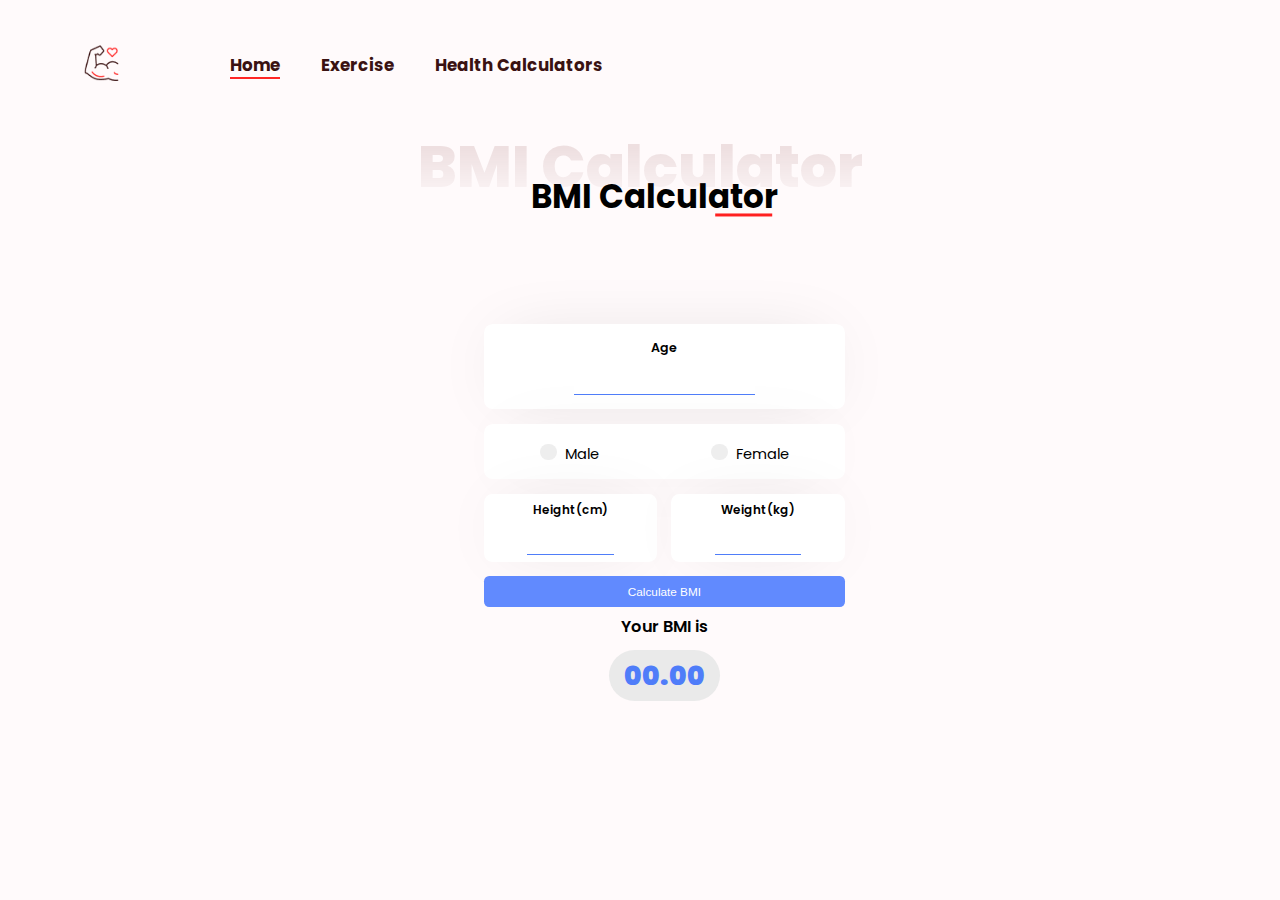
<file: bmi.html>
<!DOCTYPE html>
<html lang="en">
    <!-- By Ali Aslan -->
<head>
    <meta charset="UTF-8">
    <meta http-equiv="X-UA-Compatible" content="IE=edge">
    <meta name="viewport" content="width=device-width, initial-scale=1.0">
    <meta name="keywords" content="Exercise GIFs, Workout GIFs, Fitness GIFs, Fitness information, Easy exercises, Health calculators, BMI calculator, Calorie calculator, BMR calculator,  Exercise database, , Weight loss calculator, Fitness community, Personalized workouts, Online fitness resource, Exercise videos, Home workouts, Body Mass Index calculator, Daily calorie calculator, Basal Metabolic Rate calculator,  Fitness for beginners, Fitness routines for all levels, Exercise at home " />
<meta name="description" content="Movement has the resources and tools to help you get the most out
of your workout routine. Search for exercise move GIFs and see
their effects with our helpful calculators. Save and add your
favorites to keep track of your progress. Get personalized tips for
feeling energized and motivated." />
<meta name="robots" content="index" />
    <title>BMI Calculator</title>
    <link rel="stylesheet" href="css/bmi.css">
    <link rel="stylesheet" href="css/style.css">
</head>
<body>
  <div class="navbar">
    <ul>
      <li><img src="./images/logo.png" alt="logo" class="logo"></li>
      <li style="margin-left: -38px;"><a href="index.html" class="home"><b>Home</b></a></li>
      <li><a href="#search-section" class="home" id="ex"><b>Exercise</b></a></li>
      <li><a href="calculators.html" class="home" id="ex"><b>Health Calculators</b></a></li>
     
    </ul>
  </div>


  <div class="container">
    
    <h1 class="sect1" id="ex-h1">BMI Calculator</h1>
    <h2 class="sect2bmi">BMI Calculator</h2>
  </div>
    <div class="container1">
        <div class="box">
          <!-- <h1 class="bmi-h1">BMI Calculator</h1> -->
          <div class="content">


            <div class="input">
                <label for="height">Age</label>
                <input type="text" class="text-input" id="age" autocomplete="off" required/>
            </div>

            <div class="gender">

                <label class="container">
                    <input type="radio" name="radio" id="m"><p class="text">Male</p>
                    <span class="checkmark"></span>
                  </label>


                <label class="container">
                    <input type="radio" name="radio" id="f" ><p class="text">Female</p>
                      <span class="checkmark"></span>
                    </label>

            </div>

            <div class="containerHW">
            <div class="inputH">
              <label for="height">Height(cm)</label>
              <input type="number" id="height" required>
            </div>

            <div class="inputW">
              <label for="weight">Weight(kg)</label>
              <input type="number" id="weight" required>
            </div>
          </div>

            <button class="calculate" id="submit" onclick="calculate();">Calculate BMI</button>
          </div>
          <div class="result">
            <p>Your BMI is</p>
            <div id="result">00.00</div>
            <p class="comment"></p>
          </div>
        
      

        </div>
      </div>


      
    <!-- The Modal -->
    <div id="myModal" class="modal">
      <!-- Modal content -->
    <div class="modal-content">
      <span class="close">&times;</span>
      <p id="modalText"></p>
    </div></div>



    
<script>
  var age = document.getElementById("age");
var height = document.getElementById("height");
var weight = document.getElementById("weight");
var male = document.getElementById("m");
var female = document.getElementById("f");
var form = document.getElementById("form");
let resultArea = document.querySelector(".comment");

modalContent = document.querySelector(".modal-content");
modalText = document.querySelector("#modalText");
var modal = document.getElementById("myModal");
var span = document.getElementsByClassName("close")[0];


function calculate(){
 
  if(age.value=='' || height.value=='' || weight.value=='' || (male.checked==false && female.checked==false)){
    modal.style.display = "block";
    modalText.innerHTML = `All fields are required!`;

  }else{
    countBmi();
  }

}


function countBmi(){
  var p = [age.value, height.value, weight.value];
  if(male.checked){
    p.push("male");
  }else if(female.checked){
    p.push("female");
  }

  var bmi = Number(p[2])/(Number(p[1])/100*Number(p[1])/100);
      
  var result = '';
  if(bmi<18.5){
    result = 'Underweight';
     }else if(18.5<=bmi&&bmi<=24.9){
    result = 'Healthy';
     }else if(25<=bmi&&bmi<=29.9){
    result = 'Overweight';
     }else if(30<=bmi&&bmi<=34.9){
    result = 'Obese';
     }else if(35<=bmi){
    result = 'Extremely obese';
     }



resultArea.style.display = "block";
document.querySelector(".comment").innerHTML = `You are <span id="comment">${result}</span>`;
document.querySelector("#result").innerHTML = bmi.toFixed(2);

}





// When the user clicks on <span> (x), close the modal
span.onclick = function() {
  modal.style.display = "none";
}

// When the user clicks anywhere outside of the modal, close it
window.onclick = function(event) {
  if (event.target == modal) {
    modal.style.display = "none";
  }
}

</script>
<script src="js/script.js"></script>
</body>
</html>
</file>
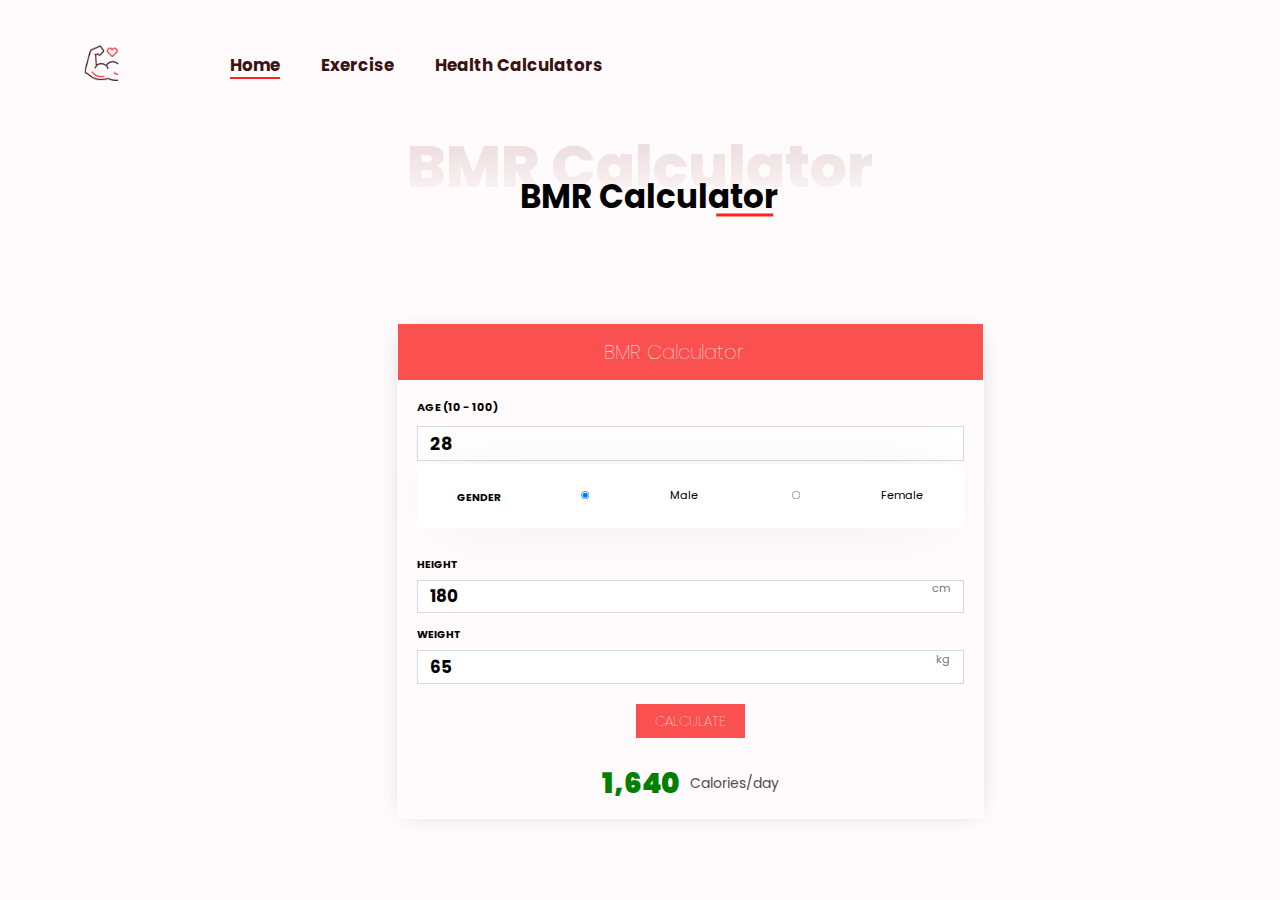
<file: bmr.html>
<!DOCTYPE html>
<html lang="en">
  <head>
    <meta charset="UTF-8" />
    <meta http-equiv="X-UA-Compatible" content="IE=edge" />
    <meta name="viewport" content="width=device-width, initial-scale=1.0" />
    <meta name="keywords" content="Exercise GIFs, Workout GIFs, Fitness GIFs, Fitness information, Easy exercises, Health calculators, BMI calculator, Calorie calculator, BMR calculator,  Exercise database, , Weight loss calculator, Fitness community, Personalized workouts, Online fitness resource, Exercise videos, Home workouts, Body Mass Index calculator, Daily calorie calculator, Basal Metabolic Rate calculator,  Fitness for beginners, Fitness routines for all levels, Exercise at home " />
<meta name="description" content="Movement has the resources and tools to help you get the most out
of your workout routine. Search for exercise move GIFs and see
their effects with our helpful calculators. Save and add your
favorites to keep track of your progress. Get personalized tips for
feeling energized and motivated." />
<meta name="robots" content="index" />
    <title>BMR Calculator</title>
    <link rel="stylesheet" href="css/bmr.css" />
    <link rel="stylesheet" href="css/bmi.css" />
    <link rel="stylesheet" href="css/style.css">
  </head>
  <body>
    <div class="navbar">
      <ul>
        <li><img src="./images/logo.png" alt="logo" class="logo"></li>
        <li style="margin-left: -38px;"><a href="index.html" class="home"><b>Home</b></a></li>
        <li><a href="#search-section" class="home" id="ex"><b>Exercise</b></a></li>
        <li><a href="calculators.html" class="home" id="ex"><b>Health Calculators</b></a></li>
        
      </ul>
    </div>

    
  <div class="container">
    
    <h1 class="sect1" id="ex-h1">BMR Calculator</h1>
    <h2 class="sect2bmi">BMR Calculator</h2>
  </div>
    <div class="bmr-calculator">
      <h2>BMR Calculator</h2>
      <div class="controls">
        <form>
          <h3>Age (10 - 100)</h3>
          <input type="text" id="age" value="28" />

          <div class="gender">
            <h3>Gender</h3>
            <input type="radio" id="male" value="male" name="gender" checked />
            <label for="male">Male</label>
            <input type="radio" id="female" value="female" name="gender" />
            <label for="female">Female</label>
          </div>

          <div class="height">
            <h3>Height</h3>
            <input type="text" id="height" value="180" />
            <div class="unit">cm</div>
          </div>

          <div class="weight">
            <h3>Weight</h3>
            <input type="text" id="weight" value="65" />
            <div class="unit">kg</div>
          </div>
        </form>
      </div>

      <div class="result">
        <button class="calculate-btn">Calculate</button>

        <div class="result-message">
          <span class="calories">1,640</span> Calories/day
        </div>

        <div class="error-message">
          <p>Please enter all the details correctly.</p>
        </div>
      </div>
    </div>

    <script src="js/bmr.js"></script>
    <script src="js/script.js"></script>
  </body>
</html>
</file>
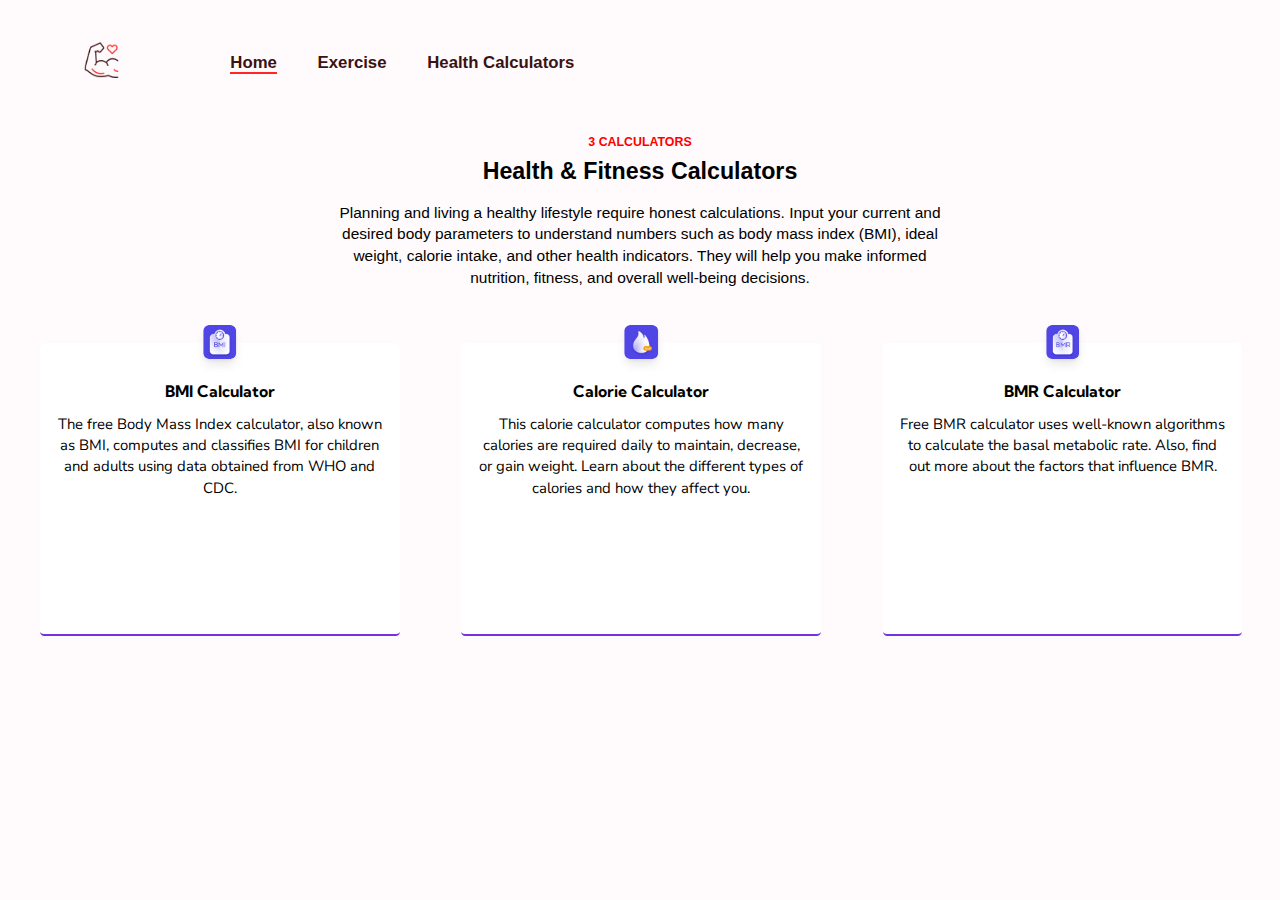
<file: calculators.html>
<!DOCTYPE html>
<html lang="en">

<head>
    <meta charset="UTF-8">
    <meta name="viewport" content="width=device-width, initial-scale=1.0">
    <meta name="keywords"
        content="Exercise GIFs, Workout GIFs, Fitness GIFs, Fitness information, Easy exercises, Health calculators, BMI calculator, Calorie calculator, BMR calculator,  Exercise database, , Weight loss calculator, Fitness community, Personalized workouts, Online fitness resource, Exercise videos, Home workouts, Body Mass Index calculator, Daily calorie calculator, Basal Metabolic Rate calculator,  Fitness for beginners, Fitness routines for all levels, Exercise at home " />
    <meta name="description" content="Movement has the resources and tools to help you get the most out
    of your workout routine. Search for exercise move GIFs and see
    their effects with our helpful calculators. Save and add your
    favorites to keep track of your progress. Get personalized tips for
    feeling energized and motivated." />
    <meta name="robots" content="index" />
    <title>All Calculators</title>
    <!-- <link href="https://unpkg.com/tailwindcss@^1.0/dist/tailwind.min.css" rel="stylesheet"> -->
    <style>

@import url('https://fonts.googleapis.com/css2?family=Pacifico&display=swap');
    @import url('https://fonts.googleapis.com/css2?family=Abril+Fatface&display=swap');
    @import url('https://fonts.googleapis.com/css2?family=Great+Vibes&display=swap');
    @import url('https://fonts.googleapis.com/css2?family=Cardo&display=swap');
    @import url('https://fonts.googleapis.com/css2?family=Architects+Daughter&display=swap');
    @import url('https://fonts.googleapis.com/css2?family=Kumbh+Sans&display=swap');
    @import url('https://fonts.googleapis.com/css2?family=Kumbh+Sans:wght@800&display=swap');
    @import url('https://fonts.googleapis.com/css2?family=Nunito+Sans&display=swap');



        body {
            background-color: #FFFAFB;
            font-family: 'Josefin Sans';
            margin: 0;
            padding: 20px;
        }

        .categories__container {
            margin: 0 auto;
            padding: 1.25rem 1rem;
        }


        .categories__suptitle {
            font-size: 1rem;
            line-height: 1.5rem;
            margin-bottom: 0.5rem;
            font-weight: 600;
            text-transform: uppercase;
            text-align: center;
            color: red;
        }

        .categories__title {
            font-size: 1.875rem;
            line-height: 2.25rem;
            color: #111827;
            font-weight: 800;
            text-align: center;
            margin-bottom: 1.25rem;
        }


        .categories__description {
            font-size: 1.25rem;
            line-height: 1.75rem;
            color: black;
            text-align: center;
            max-width: 813px;
            margin: 0 auto 3rem;
        }

        .categories__grid {
            position: relative;
            left: 1.6%;
            display: flex;
            gap: 5rem;
            width: 97%;
        }




        .categories__title {
            color: black;
        }

        .categories__description {
            color: black;
        }

        .category {
            padding-top: 1.5rem;
            position: relative;
            width: 100%;
            height: 47vh;
            text-decoration: none;
            border-radius: 6px;
            border-bottom: 4px solid #7432dd;
            transform: scale(1, 1);
            transition: 0.2s all ease-in-out;
        }

        .category:hover {
            transform: scale(1.1, 1.1);
        }

        .category__icon {
            box-shadow: 0 10px 15px -3px rgba(0, 0, 0, 0.1), 0 4px 6px -4px rgba(0, 0, 0, 0.1);
            position: absolute;
            width: 48px;
            height: 48px;
            top: 0;
            left: 50%;
            transform: translateX(-50%);
            border-radius: 8px;
        }

        .category__info {
            padding: 3.5rem 1.5rem 2rem;
            border-radius: 8px;
            background: white;
            width: 100%;
            height: 100%;
        }

        .category__title {
            font-size: 1.5rem;
            line-height: 1.75rem;
            text-align: center;
            color: black;
            margin-bottom: 1.25rem;
            font-family: 'Kumbh Sans', sans-serif;
        }

        .category__description {
            font-size: 1.4rem;
            line-height: 2rem;
            color: black;
            text-align: center;
            font-family: 'Nunito Sans', sans-serif;
        }

        .category__info {
            background: white;
        }
    </style>

    <link rel="stylesheet" href="css/style.css">
</head>

<body>

    <div class="navbar">
        <ul>
            <li><img src="./images/logo.png" alt="logo" class="logo"></li>
            <li style="margin-left: -38px;"><a href="index.html" class="home"><b>Home</b></a></li>
            <li><a href="index.html" class="home" id="ex"><b>Exercise</b></a></li>
            <li><a href="calculators.html" class="home" id="ex"><b>Health Calculators</b></a></li>
            
        </ul>
    </div>

    <section class="categories">
        <div class="container categories__container">
            <h3 class="categories__suptitle">3 Calculators</h3>
            <h1 class="categories__title">Health &amp; Fitness Calculators</h1>
            <p class="categories__description">Planning and living a healthy lifestyle require honest calculations.
                Input your current and desired body parameters to understand numbers such as body mass index (BMI),
                ideal weight, calorie intake, and other health indicators. They will help you make informed nutrition,
                fitness, and overall well-being decisions.</p>
            <div class="categories__grid">
                <a href="bmi.html" class="category">
                    <img src="./images/bmi-icon.png" alt="BMI Calculator" class="category__icon">
                    <div class="category__info">
                        <h4 class="category__title">BMI Calculator</h4>
                        <p class="category__description">The free Body Mass Index calculator, also known as BMI,
                            computes and classifies BMI for children and adults using data obtained from WHO and CDC.
                        </p>
                    </div>
                </a>
                <a href="calorie.html" class="category">
                    <img src="./images/calorie-icon.png" alt="Calorie Calculator" class="category__icon">
                    <div class="category__info">
                        <h4 class="category__title">Calorie Calculator</h4>
                        <p class="category__description">This calorie calculator computes how many calories are required
                            daily to maintain, decrease, or gain weight. Learn about the different types of calories and
                            how they affect you.</p>
                    </div>
                </a>
                <a href="bmr.html" class="category">
                    <img src="./images/bmr-icon.png" alt="BMR Calculator" class="category__icon">
                    <div class="category__info">
                        <h4 class="category__title">BMR Calculator</h4>
                        <p class="category__description">Free BMR calculator uses well-known algorithms to calculate the
                            basal metabolic rate. Also, find out more about the factors that influence BMR.</p>
                    </div>
                </a>

            </div>
        </div>
    </section>
    <script src="js/script.js"></script>
</body>

</html>
</file>
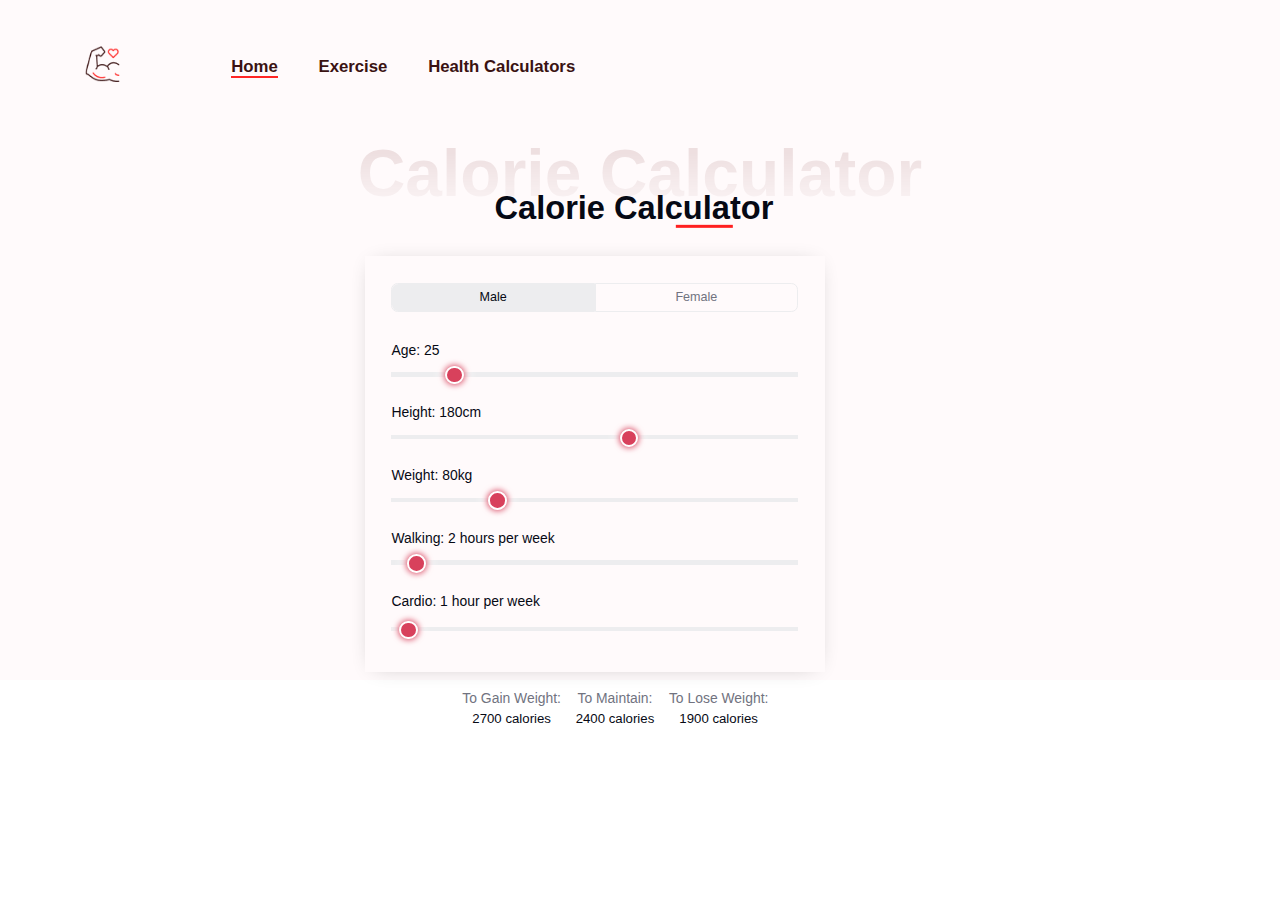
<file: calorie.html>
<!doctype html>
<html lang="en">

<head>
    <!-- Required meta tags -->
    <meta charset="utf-8">
    <meta name="viewport" content="width=device-width, initial-scale=1">
    <meta name="keywords" content="Exercise GIFs, Workout GIFs, Fitness GIFs, Fitness information, Easy exercises, Health calculators, BMI calculator, Calorie calculator, BMR calculator,  Exercise database, , Weight loss calculator, Fitness community, Personalized workouts, Online fitness resource, Exercise videos, Home workouts, Body Mass Index calculator, Daily calorie calculator, Basal Metabolic Rate calculator,  Fitness for beginners, Fitness routines for all levels, Exercise at home " />
<meta name="description" content="Movement has the resources and tools to help you get the most out
of your workout routine. Search for exercise move GIFs and see
their effects with our helpful calculators. Save and add your
favorites to keep track of your progress. Get personalized tips for
feeling energized and motivated." />
<meta name="robots" content="index" />

    <!-- CSS -->
    <link rel="stylesheet" href="css/style.css">

    <title>Calorie Calculator </title>
    <style>
        :root {
            --primary-color: #435fda;
            --secondary-color: #d8415c;
            --body-font-size: 16px;
            --line-height: 1.5;
            --content-width: 480px;
            --background-color: #fff;
            --background-color-secondary: #f8f8f9;
            --text-color: #060914;
            --text-color--muted: #71737f;
            --line-color: #ededef;
        }

        @media (prefers-color-scheme: dark) {
            :root {
                --primary-color: #657bdb;
                --primary-color--translucent: rgba(85, 106, 195, 0.3);
                --secondary-color: #d93d59;
                --background-color: #060913;
                --background-color-secondary: #0f1424;
                --text-color: #e4e4e7;
                --text-color--muted: #838690;
                --line-color: #303341;
            }
        }

        /* html {
            font-size: 100%;
            background-color: var(--background-color);
            color: var(--text-color);
        } */

        /* body {
            font-family: "Geomanist", sans-serif;
            font-size: var(--body-font-size);
            line-height: var(--line-height);
            padding: 0.5em 0.5em 2em 0.5em;
            margin: 0;
        } */

        .wrapper {
            max-width: var(--content-width);
            margin: calc(var(--line-height) * 0.5em) auto 0 auto;
        }

        .calculator {
            position: relative;
            left: -11%;
            padding: 33px;
            box-shadow: 0 2px 26px -12px rgba(0, 0, 0, 0.3);
            margin: -30px;
            margin-top: -13%;
        }

        .results {
            margin-top: 0.5em;
            text-align: center;
            padding: 13px;
        }

        .results>div {
            margin-bottom: 0.5em;
        }

        @media (min-width: 440px) {
            :root {
                --body-font-size: 18px;
                --line-height: 1.5;
            }

            .results {
                margin: 2em 1em 0 2em;
                display: flex;
                justify-content: space-between;
                column-gap: 1em;
            }

            .results>div {
                margin-bottom: 0;
            }
        }

        .choose-gender {
            display: flex;
            align-items: stretch;
            margin-bottom: 2em;
        }

        .segmented-control {
            flex: 1;
            text-align: center;
            line-height: 2em;
            border: 1px solid var(--line-color);
        }

        .segmented-control:first-child {
            border-radius: 0.5em 0 0 0.5em;
        }

        .segmented-control:last-child {
            border-radius: 0 0.5em 0.5em 0;
        }

        .results {
            color: var(--text-color--muted);
            position: absolute;
            left: 33%;
        }

        .results span {
            font-weight: 500;
            color: var(--text-color);
        }

        /* The crazy stuff that needs to be here for the custom input styling */
        input[type="range"] {
            -webkit-appearance: none;
            margin: 18px 0;
            width: 100%;
            transition: all 0.265ms ease-out;
        }

        input[type="range"]:not(:last-of-type) {
            margin-top: 0;
            margin-bottom: 2.5em;
        }

        input[type="range"]:focus {
            outline: none;
        }

        input[type="range"]::-webkit-slider-runnable-track {
            width: 100%;
            height: 6px;
            cursor: pointer;
            background: var(--line-color);
        }

        input[type="range"]::-webkit-slider-thumb {
            box-shadow: 0 0 8px 1px var(--secondary-color),
                0 0 16px 4px var(--background-color);
            border: 3px solid #fff;
            height: 24px;
            width: 24px;
            border-radius: 50%;
            background: var(--secondary-color);
            cursor: pointer;
            -webkit-appearance: none;
            margin-top: -8px;
        }

        input[type="range"]:focus::-webkit-slider-runnable-track {
            background: var(--secondary-color);
        }

        input[type="radio"] {
            -webkit-appearance: none;
            display: none;
        }

        .segmented-control input[type="radio"]+label {
            border: 1px solid rgba(0, 0, 0, 0);
            width: 100%;
            height: 100%;
            display: block;
            cursor: pointer;
            color: var(--text-color--muted);
        }

        .segmented-control input[type="radio"]:checked+label {
            background-color: var(--line-color);
            width: 100%;
            height: 100%;
            display: block;
            color: var(--text-color);
        }

        .segmented-control input[type="radio"]:focus+label {
            border: 1px solid var(--secondary-color);
        }

        .segmented-control:first-child input[type="radio"]:checked+label {
            border-radius: 0.5em 0 0 0.5em;
        }

        .segmented-control:last-child input[type="radio"]:checked+label {
            border-radius: 0 0.5em 0.5em 0;
        }

        input[type="range"]::-moz-range-track {
            width: 100%;
            height: 100%;
            cursor: pointer;
            background: var(--line-color);
        }

        input[type="range"]::-moz-range-thumb {
            box-shadow: 0 0 8px 1px var(--secondary-color),
                0 0 16px 4px var(--background-color);
            border: 3px solid #fff;
            height: 24px;
            width: 24px;
            border-radius: 50%;
            background: var(--secondary-color);
            cursor: pointer;
            -webkit-appearance: none;
            margin-top: -8px;
        }

        .sect2cal {
            font-size: 2.5rem;
            font-weight: 700;

            transform: translate(168px, -80px);
        }

        .sect2cal:before {
            content: '';
            position: absolute;
            width: 70px;
            height: 4px;
            right: 57.8%;
            bottom: 6px;
            background: rgb(255, 32, 32);
        }
    </style>
</head>

<body>
    <!-- Further Code Herre -->
    <div class="navbar">
        <ul>
            <li><img src="./images/logo.png" alt="logo" class="logo"></li>
            <li style="margin-left: -38px;"><a href="index.html" class="home"><b>Home</b></a></li>
            <li><a href="index.html" class="home" id="ex"><b>Exercise</b></a></li>
            <li><a href="calculators.html" class="home" id="ex"><b>Health Calculators</b></a></li>
            
        </ul>
    </div>

    <div class="container">

        <h1 class="sect1" id="ex-h1">Calorie Calculator</h1>
        <h2 class="sect2cal">Calorie Calculator</h2>
    </div>

    <div id="bmr-calculator" class="wrapper">
        <div class="calculator">
            <div class="choose-gender">
                <div class="segmented-control"><input id="calc-gender-male" type="radio" name="gender" value="male"
                        checked=""><label for="calc-gender-male">Male</label></div>
                <div class="segmented-control">
                    <input id="calc-gender-female" type="radio" name="gender" value="female"><label
                        for="calc-gender-female">Female</label>
                </div>
            </div>
            <label for="calc-age" id="calc-age_value">Age: 25</label>
            <input id="calc-age" type="range" value="25" min="13" max="100">
            <label for="calc-height" id="calc-height_value">Height: 180cm</label>
            <input id="calc-height" type="range" value="180" min="80" max="250">
            <label for="calc-weight" id="calc-weight_value">Weight: 80kg</label>
            <input id="calc-weight" type="range" value="80" min="40" max="200">
            <label for="calc-walking" id="calc-walking_value">Walking: 2 hours per week</label>
            <input id="calc-walking" type="range" value="2" min="0" max="50">
            <label for="calc-cardio" id="calc-cardio_value">Cardio: 1 hour per week</label>
            <input id="calc-cardio" type="range" value="1" min="0" max="50">
        </div>
        <div class="results">
            <div id="calc-target-gain">
                To Gain Weight:<br>
                <span>2700 calories</span>
            </div>
            <div id="calc-target-maintain">
                To Maintain:<br>
                <span>2400 calories</span>
            </div>
            <div id="calc-target-lose">
                To Lose Weight:<br>
                <span>1900 calories</span>
            </div>
        </div>
    </div>
    <script src="https://code.jquery.com/jquery-3.6.3.js"
        integrity="sha256-nQLuAZGRRcILA+6dMBOvcRh5Pe310sBpanc6+QBmyVM=" crossorigin="anonymous"></script>

    <script src="js/script.js"></script>
    <script>
        $(".calculator input").on("input change", function (event) {
            var parameterName = $(this).attr("id").split("calc-")[1];
            var centimeters = $(this).val()

            switch (parameterName) {
                case "height":
                    $("#calc-height_value").html("Height: " + centimeters + " cm");
                    break;
                case "weight":
                    var kg = $(this).val();
                    $("#calc-weight_value").html("Weight: " + kg + " kg");
                    break;
                case "age":
                    $("#calc-age_value").html("Age: " + $(this).val());
                    break;
                case "cardio":
                    $("#calc-cardio_value").html("Cardio: " + $(this).val() + " hours per week");
                    break;
                case "walking":
                    $("#calc-walking_value").html("Walking: " + $(this).val() + " hours per week");
                    break;
            }

            var height = parseInt($("#calc-height").val(), 10);
            var age = parseInt($("#calc-age").val(), 10);
            var weight = parseInt($("#calc-weight").val(), 10);
            var walking = parseInt($("#calc-walking").val(), 10);
            var cardio = parseInt($("#calc-cardio").val(), 10);
            var gender = $(".calculator input[name='gender']:checked").val();

            // The Harris–Benedict equations revised by Mifflin and St Jeor in 1990: 'A new predictive equation for resting energy expenditure in healthy individuals'
            var bmr = parseInt(10 * weight + 6.25 * height - 5 * age, 10) + (gender === "male" ? 5 : -161);
            bmr = bmr * 1.2;
            bmr += walking * 60 * (.03 * weight * 1 / 0.45) / 7;
            bmr += cardio * 60 * (.07 * weight * 1 / 0.45) / 7;
            bmr = Math.floor(bmr);

            var targetGainWeight = Math.round((bmr + 300) / 100) * 100;
            var targetMaintain = Math.round((bmr) / 100) * 100;
            var targetLoseWeight = Math.round((bmr - 500) / 100) * 100;

            $("#calc-target-gain span").html(targetGainWeight + " calories");
            $("#calc-target-maintain span").html(targetMaintain + " calories");
            $("#calc-target-lose span").html(targetLoseWeight + " calories");
        });
    </script>
    <script src="js/script.js"></script>
</body>

</html>
</file>
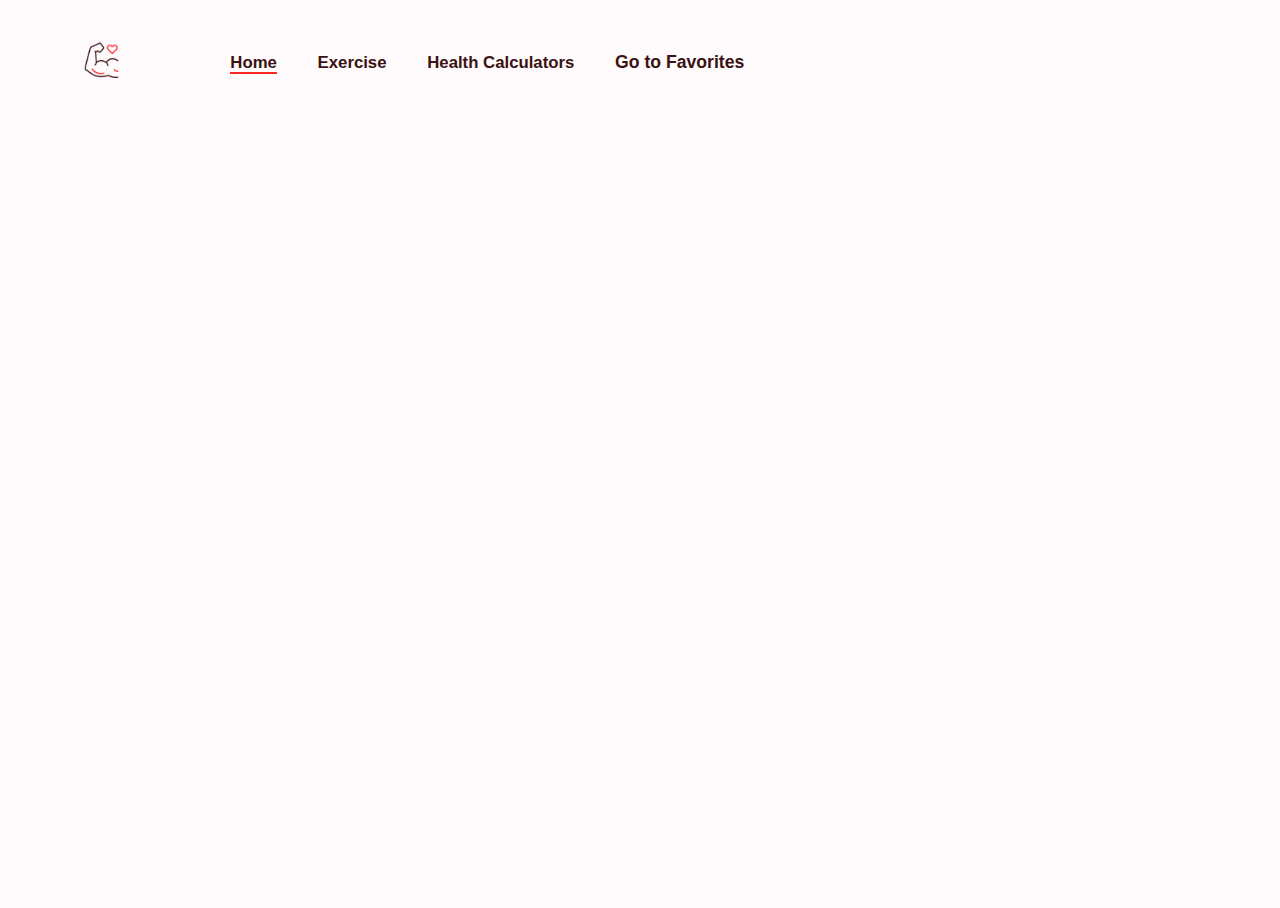
<file: exercise-details.html>
<!DOCTYPE html>
<html lang="en">

<head>
  <meta charset="UTF-8">
  <meta name="viewport" content="width=device-width, initial-scale=1.0">
  <meta name="keywords" content="Exercise GIFs, Workout GIFs, Fitness GIFs, Fitness information, Easy exercises, Health calculators, BMI calculator, Calorie calculator, BMR calculator,  Exercise database, , Weight loss calculator, Fitness community, Personalized workouts, Online fitness resource, Exercise videos, Home workouts, Body Mass Index calculator, Daily calorie calculator, Basal Metabolic Rate calculator,  Fitness for beginners, Fitness routines for all levels, Exercise at home " />
<meta name="description" content="Movement has the resources and tools to help you get the most out
of your workout routine. Search for exercise move GIFs and see
their effects with our helpful calculators. Save and add your
favorites to keep track of your progress. Get personalized tips for
feeling energized and motivated." />
<meta name="robots" content="index" />
  <title>Exercise Details</title>
  <link rel="stylesheet" href="css/style.css">
  <style>
    /* Styles for the hero section */
    @import url('https://fonts.googleapis.com/css2?family=Pacifico&display=swap');
    @import url('https://fonts.googleapis.com/css2?family=Abril+Fatface&display=swap');
    @import url('https://fonts.googleapis.com/css2?family=Great+Vibes&display=swap');
    @import url('https://fonts.googleapis.com/css2?family=Cardo&display=swap');
    @import url('https://fonts.googleapis.com/css2?family=Architects+Daughter&display=swap');
    @import url('https://fonts.googleapis.com/css2?family=Kumbh+Sans&display=swap');
    @import url('https://fonts.googleapis.com/css2?family=Kumbh+Sans:wght@800&display=swap');
    @import url('https://fonts.googleapis.com/css2?family=Nunito+Sans&display=swap');


    .hero-container {
      display: flex;
      height: 85vh;
      justify-content: space-between;
      /* align-items: center; */
      padding: 62px;
      /* background-color: #f2f2f2; */
      padding-top: 15px;
    }

    .exercise-gif {
      /* max-width: 60%; */
    }

    .exercise-gif img {
      display: flex;
      width: 40vw;
      height: 35vw;
    }

    .exercise-Info {
      width: 47%;
    }

    .exercise-Info h2 {
      font-size: 52px;
      margin-bottom: 20px;
      font-family: 'Kumbh Sans', sans-serif;
    }

    .exercise-Info p {
      /* font-size: 18px; */
      margin-bottom: 10px;
    }

    .exercise-description {
      margin: 0px;
      font-family: 'Nunito Sans', sans-serif;
      font-weight: 400;
      font-size: 36px;
      line-height: 1.5;
      letter-spacing: 0.00938em;
      color: rgb(79, 76, 76);
    }

    .exercise-Info ul {
      list-style: none;
      padding: 0;
      display: inline;
    }

    .exercise-Info li {
      display: flex;
      align-items: center;
      margin-bottom: 10px;
      font-family: 'Nunito Sans', sans-serif;
    }

    .exercise-Info li .info-logo {
      width: 80px;
      height: 80px;
      margin-right: 10px;
      border-radius: 50%;
      object-fit: cover;
      cursor: pointer;
      margin-bottom: 10px;
      padding: 13px 14px;
      background-color: rgb(255, 242, 219);
    }

    .exercise-Info li .info-logo:hover {
      background: rgba(25, 118, 210, 0.04);
    }
  </style>
</head>

<body>
  <div class="navbar">
    <ul>
      <li><img src="./images/logo.png" alt="logo" class="logo"></li>
      <li style="margin-left: -38px;"><a href="home.html" class="home"><b>Home</b></a></li>
      <li><a href="#search-section" class="home" id="ex" onclick="scroll()"><b>Exercise</b></a></li>
      <li><a href="calculators.html" class="home" id="ex"><b>Health Calculators</b></a></li>
      <a href="favorites.html" class="home" id="ex"><b>Go to Favorites</b></a>
    </ul>
  </div>


  <div id="exercise-container" class="hero-container">
    <!-- The selected exercise will be displayed here -->
  </div>

  

  <script src="js/script.js"></script>
  <script src="js/script-details.js"></script>
</body>

</html>
</file>
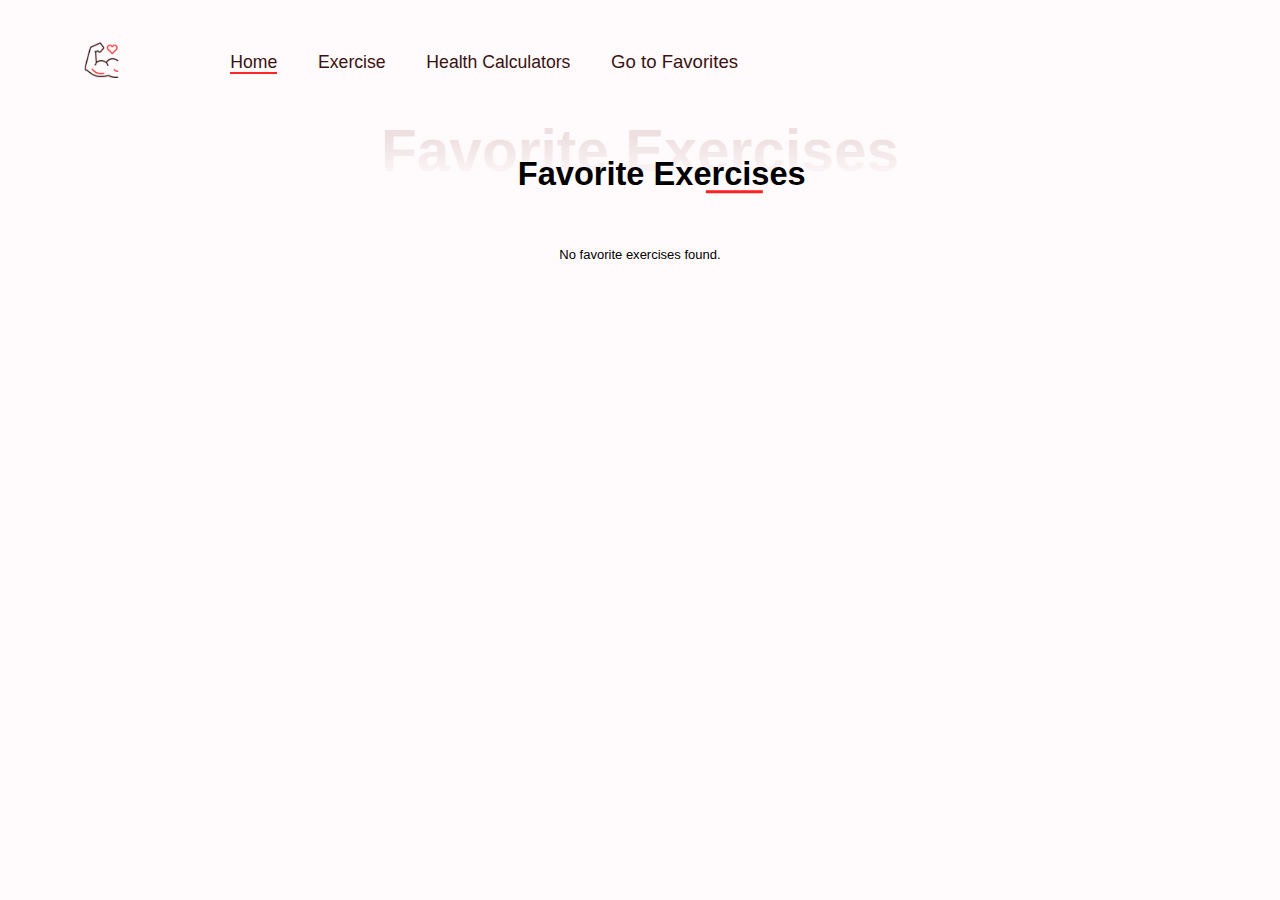
<file: favorites.html>
<!-- favorites.html -->

<!DOCTYPE html>
<html lang="en">

<head>
  <meta charset="UTF-8">
  <meta name="viewport" content="width=device-width, initial-scale=1.0">
  <meta name="keywords" content="Exercise GIFs, Workout GIFs, Fitness GIFs, Fitness information, Easy exercises, Health calculators, BMI calculator, Calorie calculator, BMR calculator,  Exercise database, , Weight loss calculator, Fitness community, Personalized workouts, Online fitness resource, Exercise videos, Home workouts, Body Mass Index calculator, Daily calorie calculator, Basal Metabolic Rate calculator,  Fitness for beginners, Fitness routines for all levels, Exercise at home " />
<meta name="description" content="Movement has the resources and tools to help you get the most out
of your workout routine. Search for exercise move GIFs and see
their effects with our helpful calculators. Save and add your
favorites to keep track of your progress. Get personalized tips for
feeling energized and motivated." />
<meta name="robots" content="index" />
  <title>Favorite Exercises</title>
  <style>
    h1 {
      text-align: center;
    }

    .fsect2{

      font-size: 2.5rem;
      font-weight: 700;

      transform: translate(168px, -66px);
    }

    .fsect2:before {
      content: '';
      position: absolute;
      width: 70px;
      height: 4px;
      right: 52.8%;
      bottom: 0;
      background: rgb(255, 32, 32);
    }

    #favorites-container{
      display: flex;
  flex-wrap: wrap;
  justify-content: center;
  margin-bottom: 20px;
    }
    .exercise-card:hover {
  transform: translateY(-5px);
}
    .exercise-card img {
  width: 100%;
  height: auto;
  object-fit: cover;
  border-radius: 5px;
  margin: 17px;
  box-shadow: 0px 5px 10px 0px rgb(237 225 225 / 50%);
}

/* styles.css */

.remove-button {
  background-color: red;
  color: white;
  border: none;
  padding: 5px 10px;
  cursor: pointer;
}

.remove-button:hover {
  background-color: darkred;
}

/* Add additional styling as needed */


  </style>
  <link rel="stylesheet" href="css/style.css">

</head>

<body>
  <div class="navbar">
    <ul>
      <li><img src="./images/logo.png" alt="logo" class="logo"></li>
      <li style="margin-left: -38px;"><a href="home.html" class="home">Home</a></li>
      <li><a href="#search-section" class="home" id="ex">Exercise</a></li>
      <li><a href="calculators.html" class="home" id="ex">Health Calculators</a></li>
      <a href="favorites.html" class="home" id="ex">Go to Favorites</a>
    </ul>
  </div>
  <div class="container">

    <h1 class="sect1" id="ex-h1">Favorite Exercises</h1>
    <h2 class="fsect2">Favorite Exercises</h2>
  </div>

  <div id="favorites-container"></div>
  

  <script src="js/favorites.js"></script>
  <!-- <script src="script.js"></script> -->
</body>

</html>
</file>
<file: css/bmi.css>
/* Import Google Font - Poppins */
@import url('https://fonts.googleapis.com/css2?family=Poppins:wght@400;500;600;700&display=swap');

* {
  margin: 0;
  padding: 0;
  box-sizing: border-box;
  font-family: 'Poppins', sans-serif;
}

body {
  background-color: #FFFAFB;
  font-family: "Geomanist", sans-serif;
  font-size: var(--body-font-size);
  line-height: var(--line-height);
  padding: 0.5em 0.5em 2em 0.5em;
  margin: 0;
  display: block;
}


  .container1{
    display: grid;
    justify-content: center;
    position: absolute;
    top: 36%;
    left: 36%;  }

.box {
  width: 500px;
  /* background: #fafafa; */
  border-radius: 12px;
  text-align: center;

}


.bmi-h1 {
  color: rgb(0, 0, 0, 0.7);
  font-weight: bold;
  font-size: 36px;
  padding: 30px 0;

}

.sect2bmi{
  font-size: 2.5rem;
  font-weight: 700;

  transform: translate(139px, -78px);
}


.sect2bmi:before{
  content: '';
  position: absolute;
  width: 70px;
  height: 4px;
  right: 45.8%;
  top: 83%;
  background: rgb(255, 32, 32);
}


.content {
  padding: 0 30px;

}

.input {
  background: #fff;
  box-shadow: 0px 0px 95px -30px rgba(0, 0, 0, 0.15);
  border-radius: 12px;
  padding: 20px 0;
  margin-bottom: 20px;
}


.input label {
  display: block;
  font-size: 18px;
  font-weight: 600;
  color: #000;
  margin-bottom: 20px;
}

.input input {
  outline: none;
  border: none;
  border-bottom: 1px solid #4f7df9;
  width: 50%;
  text-align: center;
  font-size: 28px;
  font-family: "Nunito", sans-serif;
}



.inputW {
  background: #fff;
  box-shadow: 0px 0px 95px -30px rgba(0, 0, 0, 0.15);
  border-radius: 12px;
  padding: 10px 0;
  margin-bottom: 20px;
}


.inputW label {
  display: block;
  font-size: 18px;
  font-weight: 600;
  color: #000;
  margin-bottom: 20px;
}

.inputW input {
  outline: none;
  border: none;
  border-bottom: 1px solid #4f7df9;
  width: 50%;
  text-align: center;
  font-size: 28px;
  font-family: "Nunito", sans-serif;
}

.inputH {
  background: #fff;
  box-shadow: 0px 0px 95px -30px rgba(0, 0, 0, 0.15);
  border-radius: 12px;
  padding: 10px 0;
  margin-bottom: 20px;
  margin-right: 20px;
}


.inputH label {
  display: block;
  font-size: 18px;
  font-weight: 600;
  color: #000;
  margin-bottom: 20px;
}

.inputH input {
  outline: none;
  border: none;
  border-bottom: 1px solid #4f7df9;
  width: 50%;
  text-align: center;
  font-size: 28px;
  font-family: "Nunito", sans-serif;
}


button.calculate {
  cursor: pointer;
  font-family: "Nunito", sans-serif;
  color: #fff;
  background: rgb(97, 138, 254, 1);
  font-size: 16px;
  border-radius: 7px;
  padding: 12px 0;
  width: 100%;
  outline: none;
  border: none;
  transition: all 0.5s;
}

button.calculate:hover {
  background: #0044ff;
}



.result {
  padding: 10px 20px;
}

.result p {
  font-weight: 600;
  font-size: 22px;
  color: #000;
  margin-bottom: 15px;
}

.result #result {
  font-size: 36px;
  font-weight: 900;
  color: #4f7df9;
  background-color: #eaeaea;
  display: inline-block;
  padding: 7px 20px;
  border-radius: 55px;
  margin-bottom: 25px;
}

#comment {
  color: #4f7df9;
  font-weight: 800;
}

.comment {
  display: none;
  border: dashed 1px;
  border-radius: 7px;
  padding: 5px;
}

.footer {
  display: flex;
  justify-content: start;
  align-items: center;
  padding: 10px 15px
}

.footer-text {
  text-decoration: none;
  color: rgba(40, 40, 40, 0.8);
  font-family: 'Poppins', sans-serif;
  font-weight: 200;
  font-size: 14px;
  transition: all 0.5;
}

.footer-text:hover {
  color: rgba(40, 40, 40, 1);
}

.gender {
  display: flex;
  justify-content: space-around;
  align-items: center;
  align-content: center;
  background: #fff;
  box-shadow: 0px 0px 95px -30px rgba(0, 0, 0, 0.15);
  border-radius: 12px;
  padding: 20px 0;
  margin-bottom: 20px;
}

/* Style for Radio */
.gender .container {
  display: block;
  position: relative;
  padding-left: 35px;
  /* margin-bottom: 12px; */
  margin-top: 7px;
  cursor: pointer;
  font-size: 22px;
  -webkit-user-select: none;
  -moz-user-select: none;
  -ms-user-select: none;
  user-select: none;
}

/* Hide the browser's default radio button */
.gender .container input {
  position: absolute;
  opacity: 0;
  cursor: pointer;
}

/* Create a custom radio button */
.checkmark {
  position: absolute;
  top: 0;
  left: 0;
  height: 25px;
  width: 25px;
  background-color: #eee;
  border-radius: 50%;
}

/* On mouse-over, add a grey background color */
.gender .container:hover input~.checkmark {
  background-color: #ccc;
}

/* When the radio button is checked, add a blue background */
.gender .container input:checked~.checkmark {
  background-color: #2196F3;
}

/* Create the indicator (the dot/circle - hidden when not checked) */
.checkmark:after {
  content: "";
  position: absolute;
  display: none;
}

/* Show the indicator (dot/circle) when checked */
.gender .container input:checked~.checkmark:after {
  display: block;
}

/* Style the indicator (dot/circle) */
.gender .container .checkmark:after {
  top: 9px;
  left: 9px;
  width: 8px;
  height: 8px;
  border-radius: 50%;
  background: white;
}

/* END Style for Radio */

.containerHW {
  display: flex;
  justify-content: space-around;
  align-items: center;
}





/* The Modal (background) */
.modal {
  display: none;
  /* Hidden by default */
  position: fixed;
  /* Stay in place */
  z-index: 1;
  /* Sit on top */
  padding-top: 100px;
  /* Location of the box */
  left: 0;
  top: 0;
  width: 100%;
  /* Full width */
  height: 100%;
  /* Full height */
  overflow: auto;
  /* Enable scroll if needed */
  background-color: rgb(0, 0, 0);
  /* Fallback color */
  background-color: rgba(0, 0, 0, 0.4);
  /* Black w/ opacity */
  padding-top: 300px;

}

/* Modal Content */
.modal-content {
  background-color: #fefefe;
  margin: auto;
  padding: 20px;
  border: 1px solid #888;
  width: 600px;
  border-radius: 10px;
  box-shadow: #393c76 -1px 2px 2px 1px;
}

#modalText {
  padding-top: 8px;
  padding-right: 5px;
  font-size: 18px;
  font-family: 'Poppins', sans-serif;
  color: rgb(24, 23, 23);
}

.modal-wrong {
  border: 2px solid red;
}

.modal-correct {
  border: 2px solid green;
}

/* The Close Button */
.close {
  color: #aaaaaa;
  float: right;
  font-size: 28px;
  font-weight: bold;
  cursor: pointer;
  transition: all 0.3s;
}

.close:hover {
  color: #d41111;
}





.linkDownload {
  position: fixed;
  background-color: #d12322;
  margin: 20px;
  padding: 10px 10px;
  left: -0px;
  border-radius: 5px;
  bottom: -0px;
  font-size: 16px;
  font-weight: 400;
  color: #fff;
  text-decoration: none;
  text-transform: capitalize;
  transition: all 0.43s ease-in-out;


}


.linkDownload i {
  padding-left: 7px;
}

.linkDownload:hover {
  text-decoration: none;
  background-color: black;
}


@media (max-width: 700px) {


  .box {
    width: 380px;
  }




  .input label {

    font-size: 18px;
  }

  .inputH label,
  .inputW label {
    font-size: 14px;
  }


  .input input,
  .inputH input,
  .inputW input {
    font-size: 24px;
  }


  .modal-content {

    width: 380px;
  }



}
</file>
<file: css/style.css>
@import url('https://fonts.googleapis.com/css2?family=Pacifico&display=swap');
    @import url('https://fonts.googleapis.com/css2?family=Abril+Fatface&display=swap');
    @import url('https://fonts.googleapis.com/css2?family=Great+Vibes&display=swap');
    @import url('https://fonts.googleapis.com/css2?family=Cardo&display=swap');
    @import url('https://fonts.googleapis.com/css2?family=Architects+Daughter&display=swap');
    @import url('https://fonts.googleapis.com/css2?family=Kumbh+Sans&display=swap');
    @import url('https://fonts.googleapis.com/css2?family=Kumbh+Sans:wght@800&display=swap');
    @import url('https://fonts.googleapis.com/css2?family=Nunito+Sans&display=swap');


* {
  padding: 0px;
  margin: 0px;
  box-sizing: border-box;
  zoom: 95%;
}

:root {
  --first-color: #5e0303;
}

html {
  font-size: 100%;
  background-color: var(--background-color);
  color: var(--text-color);
}

body {
  background-color: #FFFAFB;
  font-family: "Geomanist", sans-serif;
  font-size: var(--body-font-size);
  line-height: var(--line-height);
  padding: 0.5em 0.5em 2em 0.5em;
  margin: 0;
  display: block;
}

.container{
  display: grid;
  justify-content: center;
}
.sect1{
  font-size: 4.5em;
  font-weight: 800;
  margin-bottom: 2rem;
  background: linear-gradient(to top, transparent 0%, var(--first-color) 70%);
  -webkit-background-clip: text;
  -webkit-text-fill-color: transparent;
  opacity: .1;
}

.sect2{

  font-size: 2.5rem;
  font-weight: 700;

  transform: translate(90px, -66px);
}

.sect2:before{
  content: '';
  position: absolute;
  width: 70px;
  height: 4px;
  right: 52.8%;
  bottom: 0;
  background: rgb(255, 32, 32);
}

.logo {
  width: 48px;
  height: 48px;
  margin: -13px 20px;
  margin-left: -184px;
}

ul {
  display: flex;
  list-style: none;
  gap: 50px;
  font-size: 1.5rem;
  margin: 54px 260px;
}

.home {
  text-decoration: none;
  color: rgb(58, 18, 18);
  border-bottom: 3px solid rgb(255, 38, 37);
}

#ex {
  text-decoration: none;
  border-bottom: none;
}

.hero-section {
  display: flex;
}

.hero-img {
  position: relative;
  float:right;
  right: -500px;
  top: 0px;
  width: 100%;
  height: auto;
  margin-top: -33px;
}

.left-side h2 {
  margin-top: 180px;
  margin-left: 98px;
  line-height: 1.5;
  letter-spacing: 0.00938em;
  color: #FF2625;
  font-weight: 600;
  font-size: 26px;
  font-family: "Roboto", "Helvetica", "Arial", sans-serif;
}

.left-side h1 {
  font-size: 44px;
  font-family: "Roboto", "Helvetica", "Arial", sans-serif;
  margin-top: 36px;
  margin-left: 98px;
}

.left-side p {
  margin-top: 32px;
  letter-spacing: 0.00938em;
  font-size: 22px;
  font-family: Alegreya;
  line-height: 35px;
  margin-left: 96px;
}

.ex-btn {
  margin-left: 97px;
  width: 201px;
  height: 52px;
  font-size: 20px;
  background: rgb(255, 38, 37);
  color: white;
  border: none;
  border-radius: 5px;
  font-family: math;
  text-align: center;
  margin-top: 50px;
  cursor: pointer;

}

.ex-btn:hover {
  background-color: #b10909;
}






/* Header Styles */
/* #ex-h1 {
  text-align: center;
  font-family: "Roboto", "Helvetica", "Arial", sans-serif;
  font-size: 44px;
} */

/* Exercise Types Styles */
#exercise-types {
  margin-bottom: 20px;
  text-align: center;
}

#exercise-types button {
  font-size: 16px;
  padding: 5px 10px;
  margin: 5px;
  background-color: #f2f2f2;
  border: none;
  border-radius: 4px;
  cursor: pointer;
}

/* Exercise Container Styles */
#exercise-container {
  display: flex;
  flex-wrap: wrap;
  justify-content: center;
  margin-bottom: 20px;
}

.exercise-card {
  width: 300px;
  min-height: 350px;
  background-color: white;
  border-top: 3px solid red;
  border-radius: 5px;
  padding: 25px;
  margin: 23px;
  display: flex;
  flex-direction: column;
  justify-content: space-between;
  align-items: center;
  text-align: center;
  box-shadow: 0 10px 20px rgba(0, 0, 0, 0.1);
  transition: transform 0.3s ease;
  font-family: "Roboto", "Helvetica", "Arial", sans-serif;

}

.exercise-card:hover {
  transform: translateY(-5px);
}

#exercise-container .gif-img {
  width: 100%;
  height: auto;
  object-fit: cover;
  /* border-radius: 5px; */
  margin: 17px;
  box-shadow: 0px 0px 53px 0px rgb(237 225 225 / 50%);
}

.exercise-card .exercise-name {
  font-weight: bold;
  margin-top: 10px;
  white-space: normal;
  font-size: 18px;
  /* Increase the font size for a professional look */
  font-family: "Roboto", "Helvetica", "Arial", sans-serif;
  /* Set the desired font family */
  text-transform: capitalize;
}

.exercise-card .body-part {
  color: #888;
  font-size: 14px;
  /* Adjust the font size as needed */
  font-family: "Roboto", "Helvetica", "Arial", sans-serif;
  text-transform: capitalize;
}

.exercise-card .target {
  color: #888;
  font-style: italic;
  font-size: 14px;
  font-family: "Roboto", "Helvetica", "Arial", sans-serif;
  text-transform: capitalize;
}


.exercise-types-card img {
  width: 53px;
  position: absolute;
  top: 24%;
  left: 42%;
}

.exercise-types-card h3 {
  position: absolute;
  top: 64%;
  font-size: 1.9rem;
}


/* Pagination Styles */
.pagination {
  text-align: center;
  margin-top: 20px;
}

.pagination a {
  display: inline-block;
  padding: 8px 12px;
  margin: 0 4px;
  text-decoration: none;
  color: #fff;
  background-color: #ff2625;
  border: 1px solid #ddd;
  font-family: "Roboto", "Helvetica", "Arial", sans-serif;
  border-radius: 7px;
}


.prev-button,
.next-button {
  padding: 8px 12px;
  margin: 0 4px;
  text-decoration: none;
  color: #333;
  background-color: #f5f5f5;
  border: 1px solid #ddd;
  border-radius: 4px;
  cursor: pointer;
}

.prev-button:hover,
.next-button:hover {
  background-color: #b10909;
}

.page-numbers {
  display: inline-block;
}

.page-numbers span {
  padding: 8px 12px;
  margin: 0 4px;
  color: #333;
  background-color: #f5f5f5;
  border: 1px solid #ddd;
  border-radius: 4px;
}



.search-section h1 {
  margin-top: 25%;
  text-align: center;
  font-size: 44px;
  font-family: "Roboto", "Helvetica", "Arial", sans-serif;
  line-height: 1.5;
  letter-spacing: 0.00938em;
  font-weight: 700px;
  margin-bottom: 49px;
  text-align: center;
}

.input-box {
  font: inherit;
  letter-spacing: inherit;
  color: currentColor;
  padding: 4px 0 5px;
  border: 0;
  box-sizing: content-box;
  background: white;
  height: 1em;
  margin: 0;
  display: block;
  min-width: 0;
  width: 63%;
  animation-duration: 10ms;
  padding: 16.5px 14px;
  font-weight: 700;
  border: 1px solid #c7c2c2;
  border-radius: 4px;
  text-align: start;
  text-transform: capitalize;
  font-size: x-large;
  font-family: math;
}

.input-box::placeholder {
  font-size: initial;
  font-family: "Roboto", "Helvetica", "Arial", sans-serif;
  color: #918e8e;
}

.search-area {
  display: flex;
  align-items: center;
  justify-content: center;
}

.search-btn {
  width: 173px;
  font-size: 20px;
  align-items: center;
  justify-content: center;
  box-sizing: border-box;
  outline: 0;
  border: 0;
  margin: 0;
  cursor: pointer;
  text-decoration: none;
  font-family: "Roboto", "Helvetica", "Arial", sans-serif;
  font-weight: 500;
  line-height: 1.75;
  letter-spacing: 0.02857em;
  min-width: 64px;
  padding: 6px 8px;
  border-radius: 4px;
  background-color: #FF2625;
  color: #fff;
  text-transform: none;
  height: 56px;
}

.search-btn:hover {
  background: white;
  color: red;
  border: 1px solid red;
}



.search-container {
  display: flex;
  align-items: center;
}

.search-container input[type="text"] {
  padding: 8px;
  font-size: 16px;
  border: 1px solid #ccc;
  border-radius: 4px;
}

.search-container button {
  padding: 8px 16px;
  margin-left: 10px;
  font-size: 16px;
  background-color: #4CAF50;
  color: white;
  border: none;
  border-radius: 4px;
  cursor: pointer;
}

.search-container button:hover {
  background-color: #45a049;
}



.arrows {
  display: flex;
  gap: 25px;
  margin-top: 100px;
  /* align-items: flex-end; */
  justify-content: end;
  margin-right: 126px;
  ;
}

.arrow-btn {
  cursor: pointer;
}

.right-arrow,
.left-arrow {
  transform: scale(1, 1);
  transition: 0.3s all ease-in-out;

}

.right-arrow:hover,
.left-arrow:hover {
  transform: scale(1.3, 1.3);
}

::-webkit-scrollbar {
  width: 0px;
}

.exercise-types-container {
  position: relative;
  overflow: hidden;
}

.exercise-types-slider {
  display: flex;
  transition: transform 0.5s ease;
  padding-left: 10px;
  /* Add padding to the left to ensure the first card is fully visible */
  width: 880px;
  /* Adjust the width to accommodate 4 cards at a time */
}

.exercise-types {
  display: flex;
  /* overflow-x: hidden; */
  height: 250px;
  /* Adjust the desired height */
  /* width: 2753px; Adjust the desired width */
  margin: 36px 20px;
  padding: 10px;
  box-sizing: border-box;
}

.exercise-types-card {
  width: 294px;
  /* Adjust the desired width */
  height: 220px;
  /* Adjust the desired height */
  background-color: white;
  border-radius: 5px;
  margin-right: 70px;
  display: flex;
  justify-content: center;
  align-items: center;
  font-weight: bold;
  font-size: xx-large;
  border-top: 3px solid red;
  cursor: pointer;
  transform: scale(1, 1);
  transition: 0.2s all ease-in-out;
}

.exercise-types-card:hover {
  transform: scale(1.1, 1.1);
}

.slider-arrows {
  margin-top: 20px;
  display: flex;
  justify-content: center;
}

.slider-arrow {
  display: flex;
  justify-content: center;
  align-items: center;
  width: 30px;
  height: 30px;
  cursor: pointer;
  font-size: 18px;
  transform: scale(1, 1);
  transition: 0.3s all ease-in-out;
}

.slider-arrows img {
  height: 40px;
  width: 40px;
}

.slider-arrow:hover {
  transform: scale(1.3, 1.3);
}

.prev-arrow {
  margin-right: 30px;
}

.next-arrow {
  margin-left: 10px;
}

.far.fa-heart.fa-2x{
  position: relative;
  top: -3153%;
  left: 390%;
}
.favorite-button{
  border: none;
    height: 4px;
}
.fa-heart:before {
  content: "\f004";
  color: red;
}

.remove-button {
  background-color: #ff5858;
  color: #fff;
  padding: 8px 16px;
  border: none;
  border-radius: 4px;
  font-size: 14px;
  cursor: pointer;
}

.remove-button:hover {
  background-color: #e83f3f;
}


.footer-body {
  margin-top: 50px;
  margin-bottom:-32px;
  margin-right:-8px;
  margin-left:-8px;
  padding: 0;
  display: flex;
  flex-direction: column;
  justify-content: space-between;
  /* min-height: 0vh; */
}

footer {
  background-color: rgb(255, 243, 244);
  text-align: center;
  padding: 20px;
  
}

.footer-content{
  margin-top:20px;
  margin-left:-30px;
}

.footer-logo {
  /* width:%; */
  display: inline-block;
  vertical-align: middle;
  margin-right: 45px;
}

.footer-logo img{
  width:175%;
}

.name {
color:#fd0a0adb;
  margin-top:28px;
  font-size: 50px;
  font-weight: bold;
  display: inline-block;
  vertical-align: middle;
  font-family:'Kumbh Sans',sans-serif;
}

.made-with-love {
  margin-top: 10px;
  font-size:1.5rem;
}

.icon {
  font-size: 50px;
  margin: 16px;
}

.team-container {
  display: flex;
  flex-wrap: wrap;
  justify-content: space-around;
  align-items: center;
  margin-top: 20px;
  height: 30%;
}

.cardinfo {
  width: 380px;
  margin: 20px;
  padding: 20px;
  text-align: center;
  box-shadow: 0 4px 8px rgba(0, 0, 0, 0.1);
  border-radius: 8px;
  background-color: #a3e7e1;
  height: 630px;
}

.cardinfo img {
  width: 100%;
  border-radius: 10%;
  margin-bottom: 15px;
  height: 450px;
}

.cardinfo h1 {
  font-size: 24px;
  margin-bottom: 10px;
}

.cardinfo p {
  font-size: 16px;
  margin-bottom: 15px;
}

.social-icons a {
  margin-right: 10px;
  font-size: 20px;
  color: #000;
}

.teamhead{
  font-weight: 700;
  font-size: 60px;
}

#contact-btn{
  border: none;
  outline: 0;
  display: inline-block;
  padding: 10px;
  color: white;
  background-color: #000;
  text-align: center;
  cursor: pointer;
  width: 100%;
  font-size: 18px;
  margin-top: 30px;
}

contact-btn:hover, a:hover {
  opacity: 0.7;
}
</file>
<file: css/bmr.css>
.bmr-calculator {
    width: 685px;
    font-family: "Roboto", sans-serif;
    padding: 8px 24px;
    box-shadow: 0 2px 26px -12px rgba(0, 0, 0, 0.3);
        position: absolute;
    top: 36%;
    left: 31%;
  }
  
  .bmr-calculator,
  .bmr-calculator * {
    box-sizing: border-box;
  }
  
  .bmr-calculator h2 {
    text-align: center;
    background: #f90a0ab5;
    color: #fff;
    font-weight: 100;
    margin: -8px -24px;
    margin-bottom: 8px;
    padding: 16px;
    padding-right: 57px;
  }
  
  .bmr-calculator form h3 {
    font-size: 15px;
    text-transform: uppercase;
    margin: 16px 0 10px 0;
  }
  
  .bmr-calculator form input[type="text"] {
    width: 100%;
    padding: 4px 16px;
    font-size: 24px;
    font-weight: bold;
    border: 1px solid #d5dbdd;
  }
  
  .bmr-calculator form input[type="text"].invalid {
    border: 1px solid red;
  }
  
  .bmr-calculator form {
    display: flex;
    flex-direction: column;
    gap: 4px;
  }
  
  .bmr-calculator form #female {
    margin-left: 20px;
  }
  
  .bmr-calculator form .height,
  .bmr-calculator form .weight {
    position: relative;
  }
  
  .bmr-calculator form .unit {
    position: absolute;
    right: 20px;
    top: 50px;
    color: #777;
  }
  
  .bmr-calculator .result .calculate-btn {
    padding: 8px 24px;
    margin: 16px 0;
    font-size: 18px;
    font-weight: 100;
    text-transform: uppercase;
    border: none;
    background: #f90a0ab5;
    color: #fff;
    cursor: pointer;
    margin-bottom: 32px;
  }
  
  .bmr-calculator .result {
    text-align: center;
    color: #4e4e4e;
    font-size: 18px;
  }
  
  .bmr-calculator .result .calories {
    color: green;
    font-size: 38px;
    font-weight: 900;
    margin-right: 8px;
    vertical-align: middle;
  }
  
  .bmr-calculator .result .error-message {
    color: red;
    font-size: 14px;
    display: none;
  }
  
  .bmr-calculator .result .error-message.active {
    display: block;
  }
</file>
